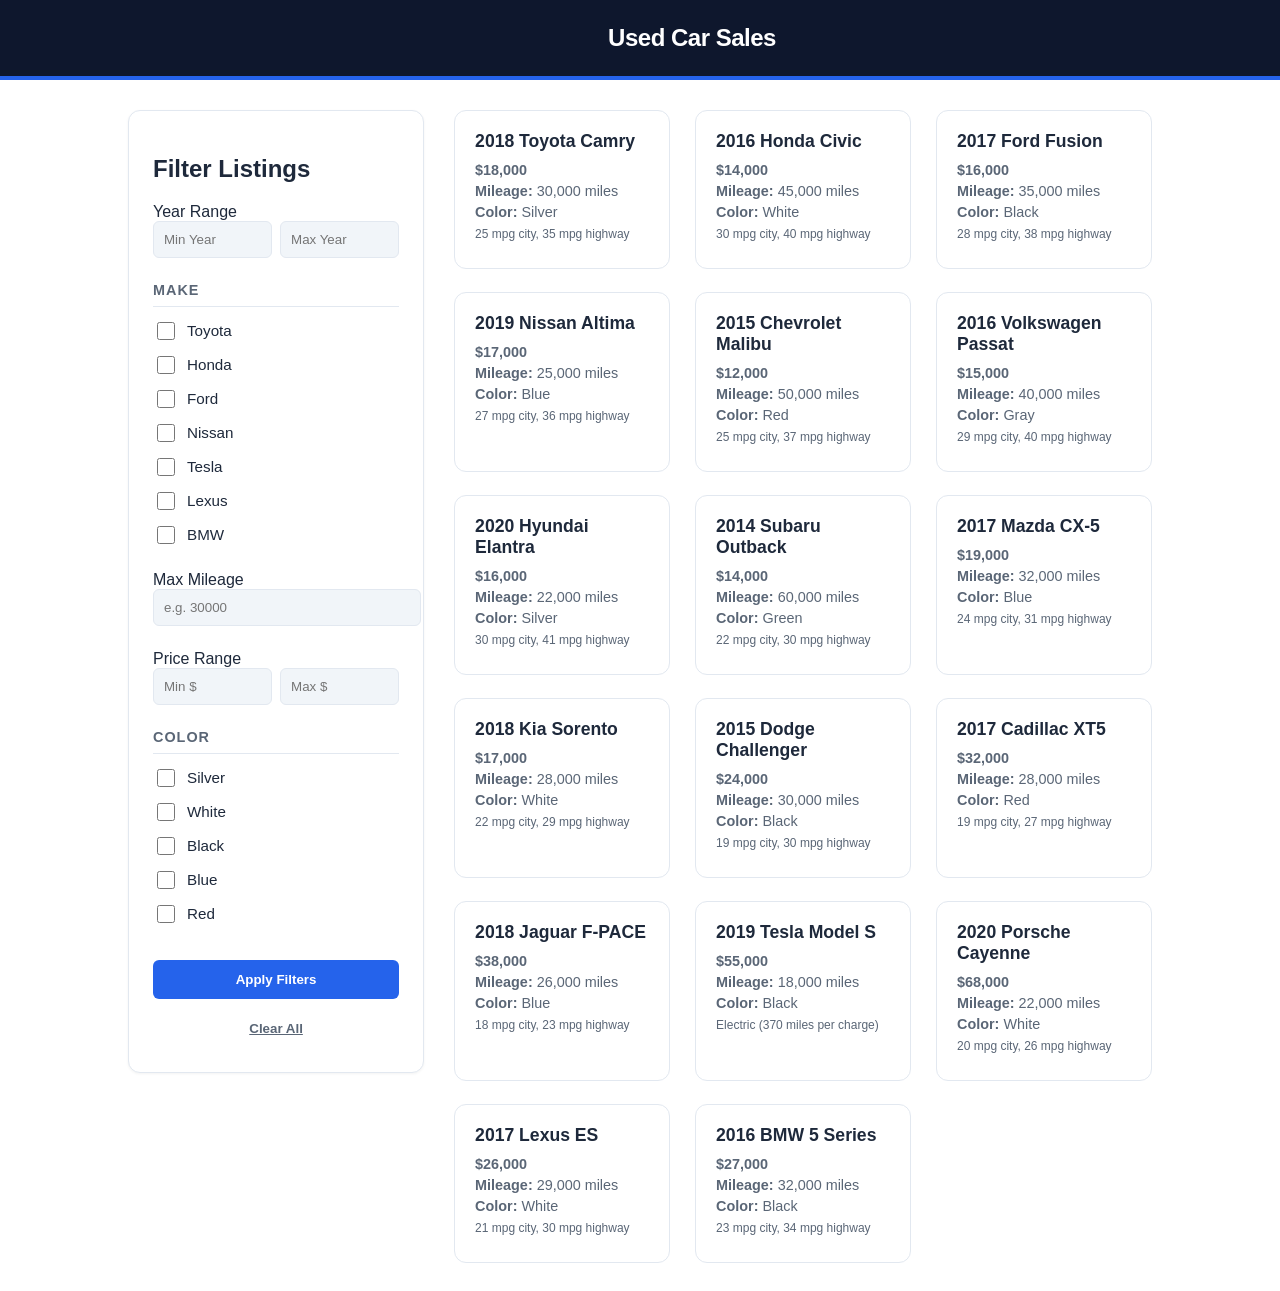
<file: index.html>
<!DOCTYPE html>
<html lang="en">
<head>
    <meta charset="UTF-8">
    <meta name="viewport" content="width=device-width, initial-scale=1.0">
    <title>Used Car Dealership</title>
    <link rel="stylesheet" href="css/main.css">
    <script src="js/usedCars-TH-1.js"></script>
    <script src="js/main.js" defer></script>
</head>
<body>

    <header>
        <h1>Used Car Sales</h1>
    </header>
    <!-- Used the holy grail layout for the design, just removed the section portion -->
    <main>
        <aside class="filter-section">
            <h2>Filter Listings</h2>
            <form id="filter-form">
                <div class="filter-group">
                    <label>Year Range</label>
                    <div class="range-inputs">
                        <input type="number" id="min-year" placeholder="Min Year">
                        <input type="number" id="max-year" placeholder="Max Year">
                    </div>
                </div>

                <div class="filter-group">
                    <h2>Make</h2>
                    <div class="checkbox-pair">
                        <input type="checkbox" id="make-toyota" name="make" value="Toyota">
                        <label for="make-toyota">Toyota</label>
                    </div>
                    
                    <div class="checkbox-pair">
                        <input type="checkbox" id="make-honda" name="make" value="Honda">
                        <label for="make-honda">Honda</label>
                    </div>
                    
                    <div class="checkbox-pair">
                        <input type="checkbox" id="make-ford" name="make" value="Ford">
                        <label for="make-ford">Ford</label>
                    </div>
                    
                    <div class="checkbox-pair">
                        <input type="checkbox" id="make-nissan" name="make" value="Nissan">
                        <label for="make-nissan">Nissan</label>
                    </div>
                    
                    <div class="checkbox-pair">
                        <input type="checkbox" id="make-tesla" name="make" value="Tesla">
                        <label for="make-tesla">Tesla</label>
                    </div>
                    
                    <div class="checkbox-pair">
                        <input type="checkbox" id="make-lexus" name="make" value="Lexus">
                        <label for="make-lexus">Lexus</label>
                    </div>
                    
                    <div class="checkbox-pair">
                        <input type="checkbox" id="make-bmw" name="make" value="BMW">
                        <label for="make-bmw">BMW</label>
                    </div>
                </div>

                <div class="filter-group">
                    <label for="max-mileage">Max Mileage</label>
                    <input type="number" id="max-mileage" placeholder="e.g. 30000">
                </div>

                <div class="filter-group">
                    <label>Price Range</label>
                    <div class="range-inputs">
                        <input type="number" id="min-price" placeholder="Min $">
                        <input type="number" id="max-price" placeholder="Max $">
                    </div>
                </div>

            <div class="filter-group">
                <h2>Color</h2>
                
                <div class="checkbox-pair">
                    <input type="checkbox" id="color-silver" name="color" value="Silver">
                    <label for="color-silver">Silver</label>
                </div>
                
                <div class="checkbox-pair">
                    <input type="checkbox" id="color-white" name="color" value="White">
                    <label for="color-white">White</label>
                </div>
                
                <div class="checkbox-pair">
                    <input type="checkbox" id="color-black" name="color" value="Black">
                    <label for="color-black">Black</label>
                </div>
                
                <div class="checkbox-pair">
                    <input type="checkbox" id="color-blue" name="color" value="Blue">
                    <label for="color-blue">Blue</label>
                </div>
                
                <div class="checkbox-pair">
                    <input type="checkbox" id="color-red" name="color" value="Red">
                    <label for="color-red">Red</label>
                </div>
            </div>

                <button type="button" id="apply-filters">Apply Filters</button>
                <button type="reset" id="reset-filters">Clear All</button>
            </form>
        </aside>

        <section class="listings-section">
            <div id="car-container" class="car-grid">
                </div>
        </section>
    </main>
</body>
</html>
</file>
<file: css/main.css>
/*Layout Section*/
body {
    font-family: 'Inter', sans-serif;
    margin: 0;
    display: flex;
    flex-direction: column;
    min-height: 100vh;
    background-color: white;
    color: #1e293b;
}

header {
    background-color: #0e172d;
    color: white;
    padding: 1.5rem;
    text-align: left;
    padding-left: 10%;
    border-bottom: 4px solid #2563eb;
}

header h1 {
    margin: 0;
    font-size: 1.5rem;
    letter-spacing: -0.5px;
    text-align: center;
}

main {
    display: flex;
    flex: 1;
    padding: 30px 10%;
    gap: 30px;
}

/* Filter Section */
.filter-section {
    width: 280px;
    background: white;
    padding: 24px;
    border-radius: 12px;
    border: 1px solid #e2e8f0;
    box-shadow: 0 1px 3px rgba(0,0,0,0.05);
    height: fit-content;
}

.filter-group {
    margin-bottom: 24px;
}

.filter-group h2 {
    font-size: 0.9rem;
    text-transform: uppercase;
    letter-spacing: 1px;
    color: #5a6676;
    margin-bottom: 12px;
    border-bottom: 1px solid #e2e8f0;
    padding-bottom: 8px;
}

.range-inputs {
    display: flex;
    gap: 8px;
}

input[type="number"], select {
    width: 100%;
    padding: 10px;
    border: 1px solid #e2e8f0;
    border-radius: 6px;
    background-color: #f1f5f9;
    transition: border 0.2s;
}

input:focus {
    outline: none;
    border-color: #2563eb;
}

/* Checkbox Styling */
.checkbox-pair {
    display: flex;
    align-items: center;
    margin-bottom: 10px;
    font-size: 0.95rem;
}

.checkbox-pair input[type="checkbox"] {
    width: 18px;
    height: 18px;
    margin-right: 12px;
    accent-color: #2563eb;
    cursor: pointer;
}

/* Buttons */
button {
    width: 100%;
    padding: 12px;
    margin-top: 10px;
    border: none;
    border-radius: 6px;
    cursor: pointer;
    font-weight: 600;
    transition: all 0.2s;
}

#apply-filters {
    background-color: #2563eb;
    color: white;
}

#apply-filters:hover {
    background-color: #1d4ed8;
    transform: translateY(-1px);
}

#reset-filters {
    background-color: transparent;
    color: #5a6676;
    text-decoration: underline;
}

/* Car Cards (Set to 3 Columns) */
.car-grid {
    display: grid;
    grid-template-columns: repeat(3, 1fr); 
    gap: 25px;
    width: 100%;
}

.card {
    background: white;
    border-radius: 12px;
    border: 1px solid #e2e8f0;
    transition: transform 0.2s, box-shadow 0.2s;
    display: flex;
    flex-direction: column;
    height: 100%;
}

/* Responsive */
/*Tablet (2 columns)*/
@media (max-width: 1100px) {
    .car-grid {
        grid-template-columns: repeat(2, 1fr);
    }
}

/* Phones (1 column) */
@media (max-width: 768px) {
    main {
        flex-direction: column;
    }
    
    .filter-section {
        width: auto;
        margin-bottom: 20px;
    }

    .car-grid {
        grid-template-columns: 1fr;
    }
}

/* Misc/Finishing touches for component card (and footer) */
.card:hover {
    transform: translateY(-4px);
    box-shadow: 0 10px 20px rgba(0,0,0,0.05);
}

.card-container {
    padding: 20px;
}

.card h3 {
    margin: 0 0 10px 0;
    font-size: 1.1rem;
}

.price {
    color: #2563eb;
    font-size: 1.4rem;
    font-weight: 800;
    margin: 10px 0;
}

.card p {
    font-size: 0.9rem;
    color: #5a6676;
    margin: 5px 0;
}
</file>
